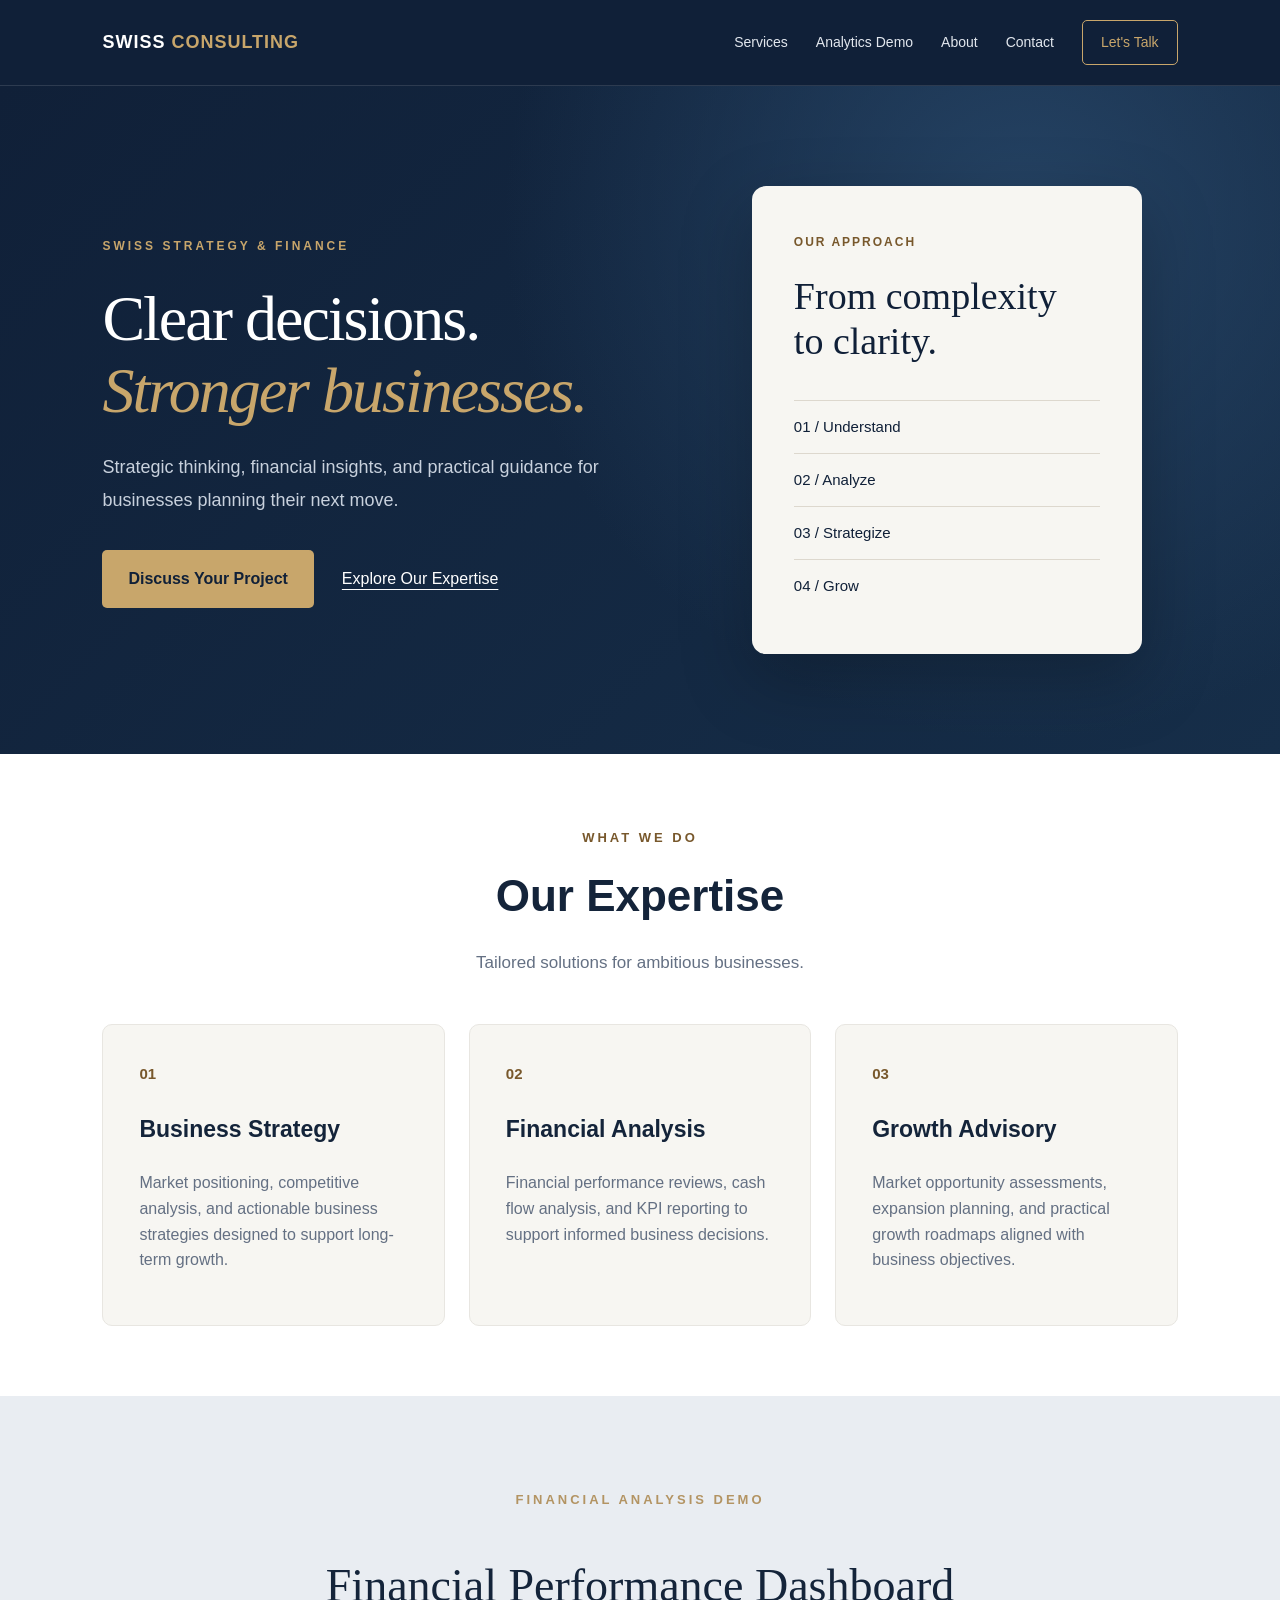
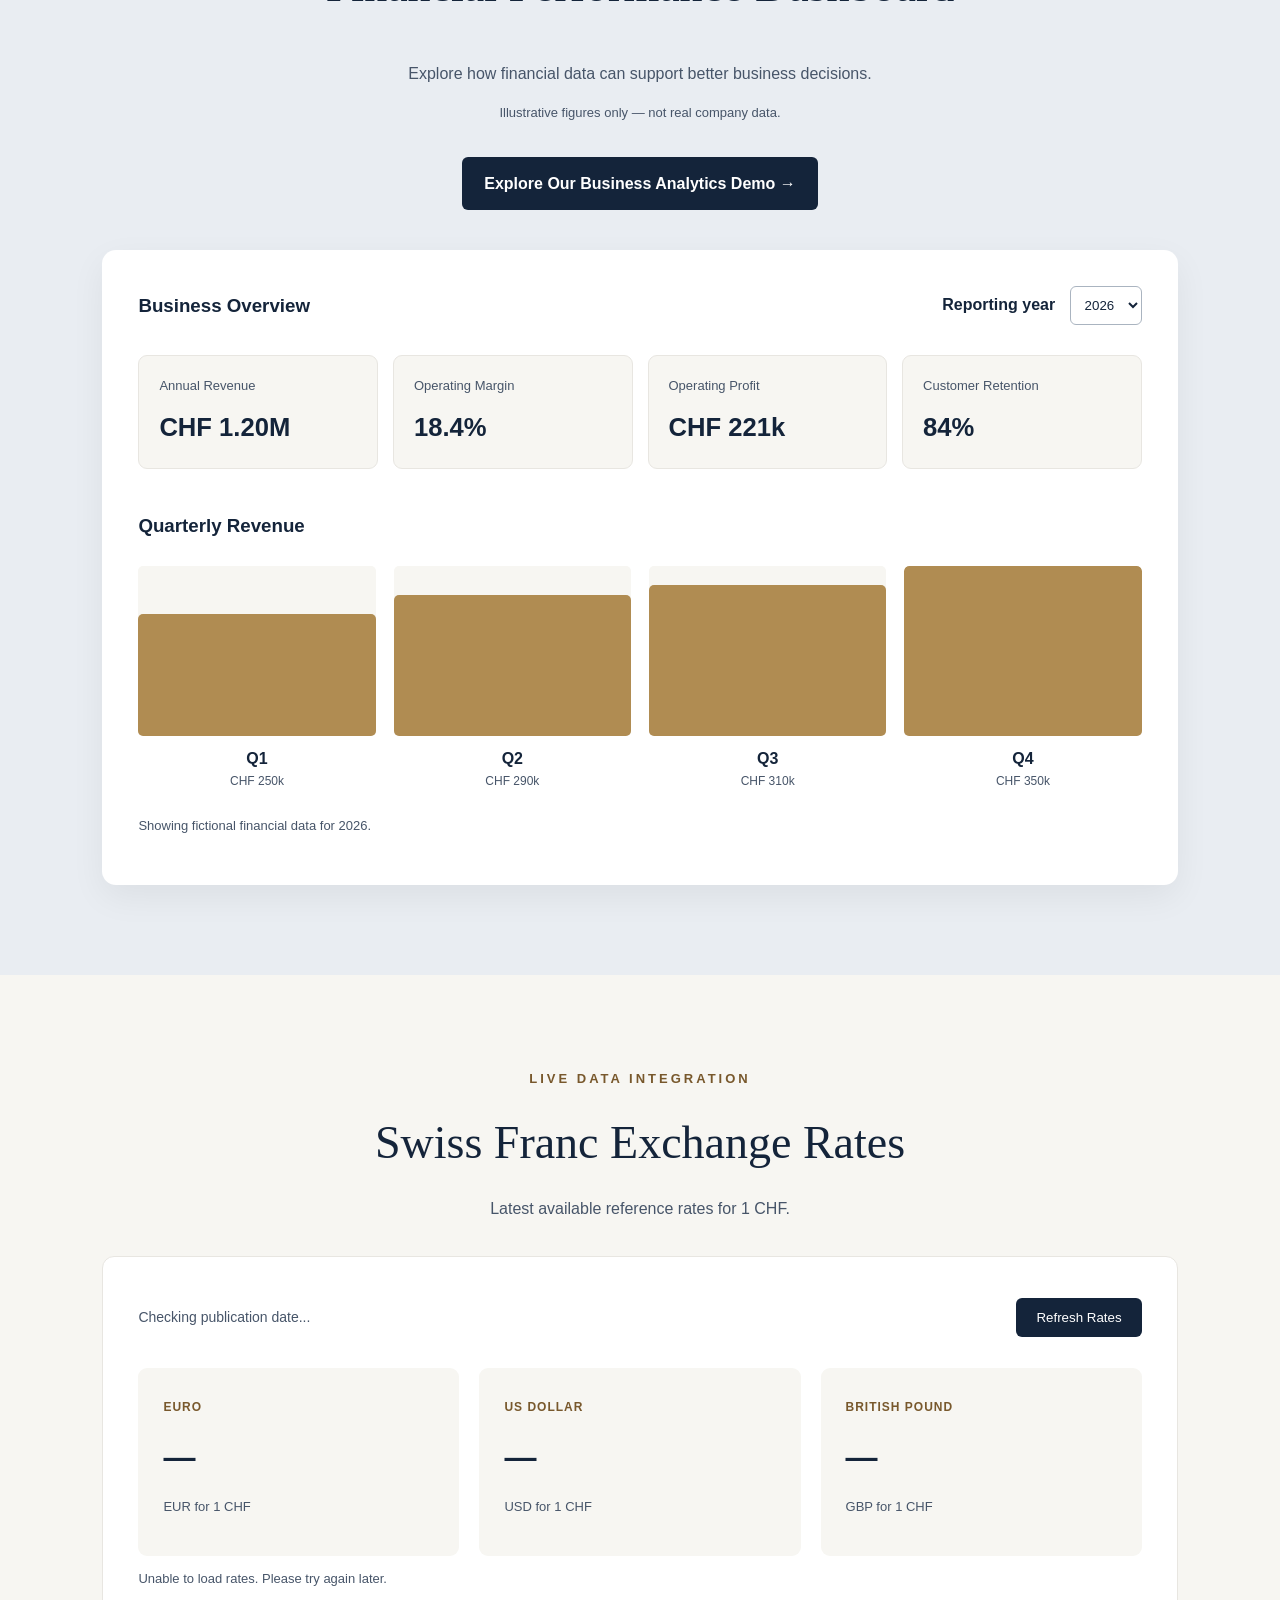
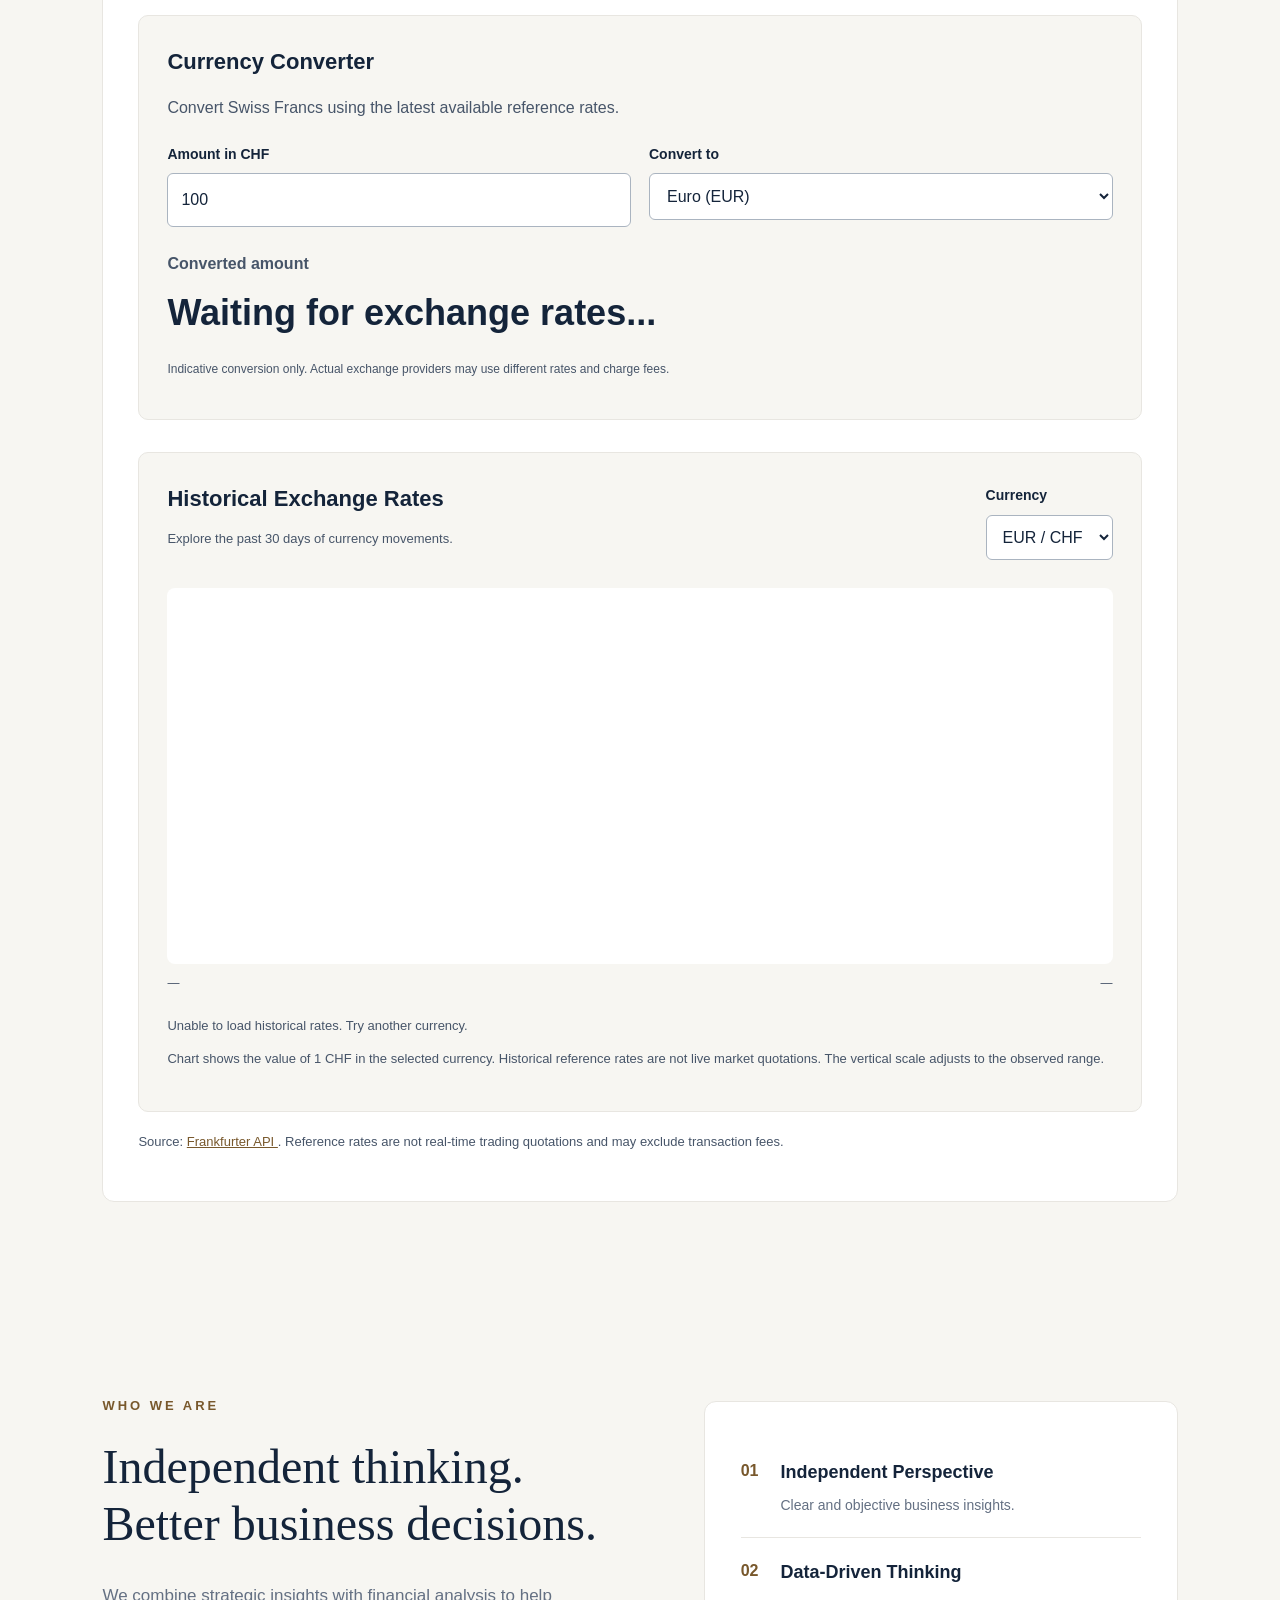
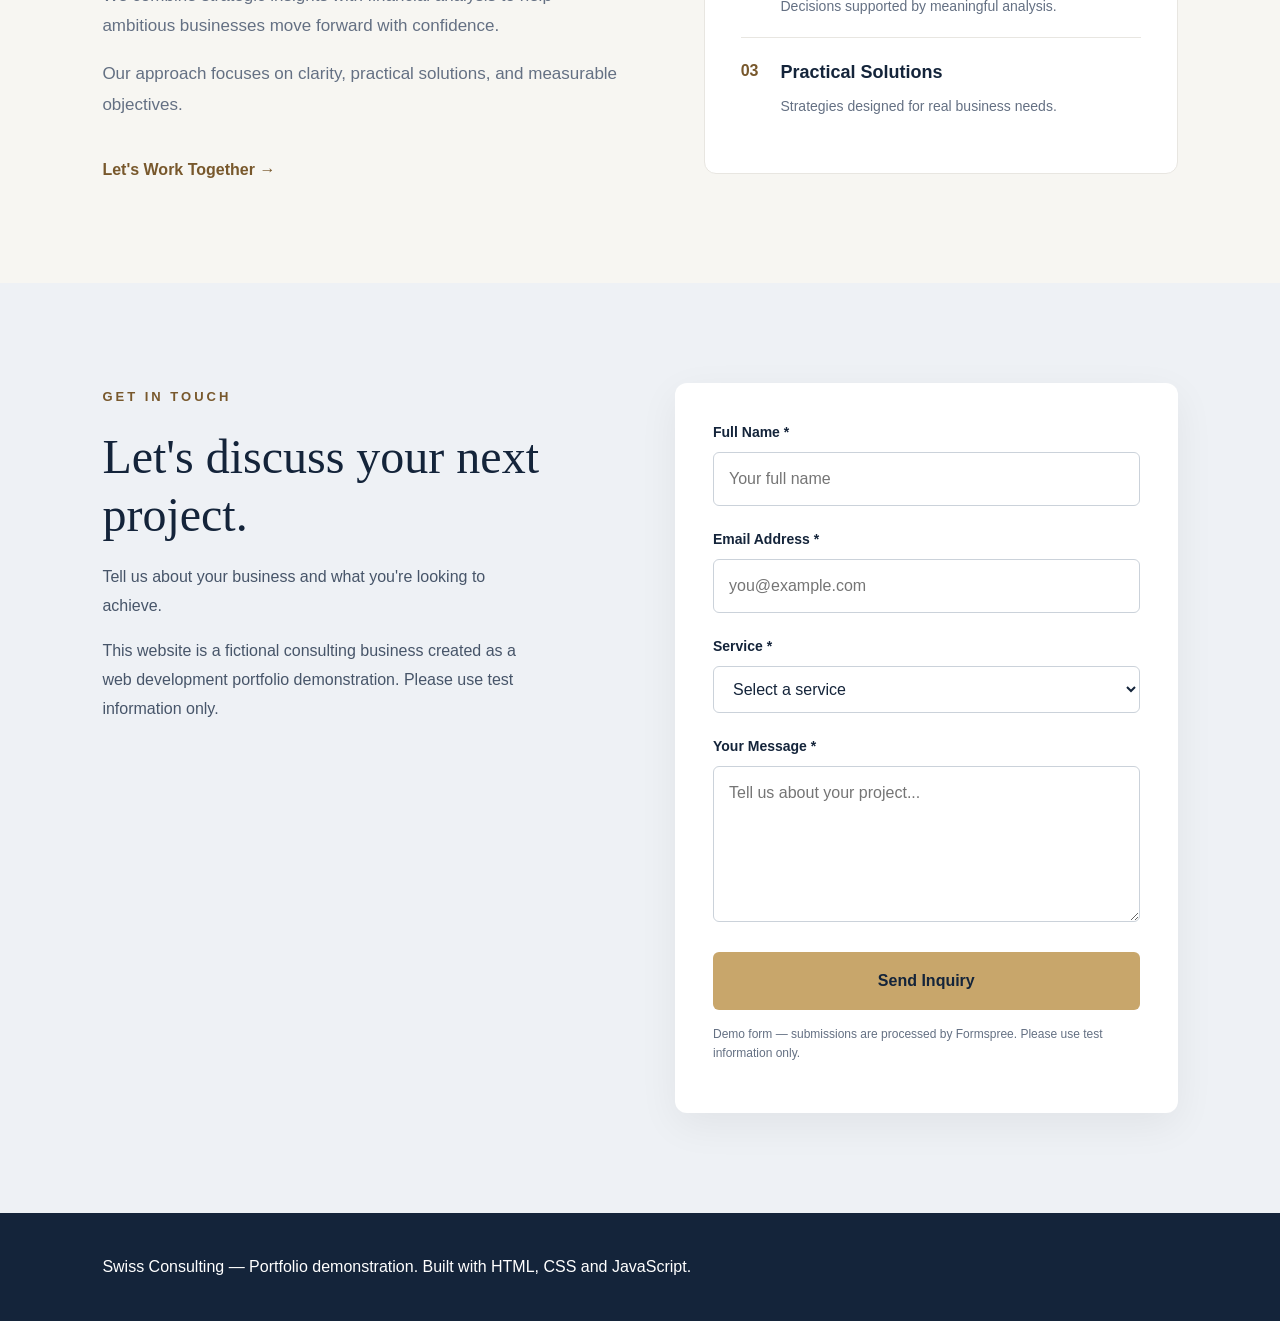
<file: index.html>
<!DOCTYPE html>
<html lang="en">

<head>
  <meta charset="UTF-8">

  <meta name="viewport"
        content="width=device-width, initial-scale=1.0">

  <title>Swiss Consulting | Business & Finance</title>

  <meta name="description"
        content="A demonstration Swiss business and financial consulting website.">

  <link rel="stylesheet" href="style.css">

  <script src="script.js" defer></script>
</head>

<body>

  <!-- NAVIGATION -->

  <header class="site-header">

    <nav class="site-nav" aria-label="Main navigation">

      
<a href="#top" class="logo">
  SWISS <span>CONSULTING</span>
</a>

<!-- Mobile navigation button -->
<button
  class="menu-toggle"
  type="button"
  aria-label="Open navigation menu"
  aria-expanded="false"
  aria-controls="primary-navigation"
>
  <span aria-hidden="true"></span>
  <span aria-hidden="true"></span>
  <span aria-hidden="true"></span>
</button>


<div class="nav-links" id="primary-navigation">

  <a href="#services">Services</a>

  <a href="analytics.html">Analytics Demo</a>

  <a href="#about">About</a>

  <a href="#contact">Contact</a>

  <a href="#contact" class="nav-cta">
    Let's Talk
  </a>

</div>


    </nav>

  </header>


  <main id="top">

    <!-- HERO SECTION -->

    <section class="hero" aria-labelledby="hero-title">

      <div class="hero-inner">

        <!-- LEFT SIDE -->

        <div class="hero-copy">

          <span class="eyebrow hero-eyebrow">
            SWISS STRATEGY & FINANCE
          </span>

          <h1 id="hero-title">
            Clear decisions.<br>
            <em>Stronger businesses.</em>
          </h1>

          <p>
            Strategic thinking, financial insights,
            and practical guidance for businesses
            planning their next move.
          </p>

          <div class="hero-actions">

            <a href="#contact" class="button">
              Discuss Your Project
            </a>

            <a href="#services" class="text-link">
              Explore Our Expertise
            </a>

          </div>

        </div>


        <!-- RIGHT SIDE -->

        <div class="hero-visual">

          <div class="insight-card">

            <span class="card-overline">
              OUR APPROACH
            </span>

            <h2>
              From complexity<br>
              to clarity.
            </h2>

            <div class="insight-steps">

              <span>01 / Understand</span>

              <span>02 / Analyze</span>

              <span>03 / Strategize</span>

              <span>04 / Grow</span>

            </div>

          </div>

        </div>

      </div>

    </section>


    <!-- SERVICES SECTION -->

    <section id="services" class="services-section">

      <div class="section-heading">

        <span class="eyebrow">WHAT WE DO</span>

        <h2>Our Expertise</h2>

        <p>
          Tailored solutions for ambitious businesses.
        </p>

      </div>

      <div class="services-grid">

        <article class="service-card">

          <span class="card-number">01</span>

          <h3>Business Strategy</h3>

          <p>
            Market positioning, competitive analysis, and actionable business strategies designed to support long-term growth.
          </p>

        </article>

        <article class="service-card">

          <span class="card-number">02</span>

          <h3>Financial Analysis</h3>

          <p>
            Financial performance reviews, cash flow analysis, and KPI reporting to support informed business decisions.
          </p>

        </article>

        <article class="service-card">

          <span class="card-number">03</span>

          <h3>Growth Advisory</h3>

          <p>
            Market opportunity assessments, expansion planning, and practical growth roadmaps aligned with business objectives.
          </p>

        </article>

      </div>

    </section>


<!-- INTERACTIVE FINANCIAL DASHBOARD -->

<section id="dashboard" class="dashboard-section">

  <div class="dashboard-container">

    <div class="dashboard-heading">
      <span class="eyebrow">FINANCIAL ANALYSIS DEMO</span>
      <h2>Financial Performance Dashboard</h2>
      <p>
        Explore how financial data can support
        better business decisions.
      </p>
      <p class="dashboard-disclaimer">
        Illustrative figures only — not real company data.
      </p>
      
<a href="analytics.html" class="analytics-demo-link">
  Explore Our Business Analytics Demo &rarr;
</a>

    </div>

    <div class="dashboard-panel">

      <div class="dashboard-toolbar">
        <h3>Business Overview</h3>

        <div>
          <label for="dashboard-year">Reporting year</label>
          <select id="dashboard-year">
            <option value="2024">2024</option>
            <option value="2025">2025</option>
            <option value="2026" selected>2026</option>
          </select>
        </div>
      </div>

      <div class="dashboard-metrics">

        <div class="dashboard-metric">
          <span>Annual Revenue</span>
          <strong id="kpi-revenue">—</strong>
        </div>

        <div class="dashboard-metric">
          <span>Operating Margin</span>
          <strong id="kpi-margin">—</strong>
        </div>

        <div class="dashboard-metric">
          <span>Operating Profit</span>
          <strong id="kpi-profit">—</strong>
        </div>

        <div class="dashboard-metric">
          <span>Customer Retention</span>
          <strong id="kpi-retention">—</strong>
        </div>

      </div>

      <h3>Quarterly Revenue</h3>

      <div id="dashboard-chart" class="dashboard-chart"
           role="img"
           aria-label="Illustrative quarterly revenue chart">

        <div class="chart-column">
          <div class="chart-bar-area">
            <div class="chart-bar"></div>
          </div>
          <span>Q1</span>
          <small class="chart-value"></small>
        </div>

        <div class="chart-column">
          <div class="chart-bar-area">
            <div class="chart-bar"></div>
          </div>
          <span>Q2</span>
          <small class="chart-value"></small>
        </div>

        <div class="chart-column">
          <div class="chart-bar-area">
            <div class="chart-bar"></div>
          </div>
          <span>Q3</span>
          <small class="chart-value"></small>
        </div>

        <div class="chart-column">
          <div class="chart-bar-area">
            <div class="chart-bar"></div>
          </div>
          <span>Q4</span>
          <small class="chart-value"></small>
        </div>

      </div>

      <p id="dashboard-summary" aria-live="polite">
        Showing fictional financial data for 2026.
      </p>

    </div>

  </div>

</section>

<!-- LIVE EXCHANGE RATES -->

<section id="fx-rates" class="fx-section"
         aria-labelledby="fx-title">

  <div class="fx-container">

    <div class="fx-heading">

      <span class="eyebrow">
        LIVE DATA INTEGRATION
      </span>

      <h2 id="fx-title">
        Swiss Franc Exchange Rates
      </h2>

      <p>
        Latest available reference rates for 1 CHF.
      </p>

    </div>

    <div class="fx-panel">

      <div class="fx-toolbar">

        <p id="fx-date">
          Checking publication date...
        </p>

        <button id="fx-refresh" type="button">
          Refresh Rates
        </button>

      </div>

      <div class="fx-grid">

        <article class="fx-card">
          <span>EURO</span>
          <strong id="fx-eur">—</strong>
          <p>EUR for 1 CHF</p>
        </article>

        <article class="fx-card">
          <span>US DOLLAR</span>
          <strong id="fx-usd">—</strong>
          <p>USD for 1 CHF</p>
        </article>

        <article class="fx-card">
          <span>BRITISH POUND</span>
          <strong id="fx-gbp">—</strong>
          <p>GBP for 1 CHF</p>
        </article>

      </div>

      <p id="fx-status" role="status">
        Loading exchange rates...
      </p>

<!-- CURRENCY CONVERTER -->

<div class="fx-converter">

  <h3>Currency Converter</h3>

  <p>
    Convert Swiss Francs using the latest
    available reference rates.
  </p>

  <div class="fx-converter-inputs">

    <div class="fx-field">

      <label for="fx-amount">
        Amount in CHF
      </label>

      <input
        type="number"
        id="fx-amount"
        min="0"
        step="0.01"
        inputmode="decimal"
        value="100"
      >

    </div>

    <div class="fx-field">

      <label for="fx-target">
        Convert to
      </label>

      <select id="fx-target">

        <option value="EUR">Euro (EUR)</option>

        <option value="USD">US Dollar (USD)</option>

        <option value="GBP">British Pound (GBP)</option>

      </select>

    </div>

  </div>

  <p class="fx-result-label">
    Converted amount
  </p>

  <output
    id="fx-result"
    for="fx-amount fx-target"
    aria-live="polite"
  >
    Waiting for exchange rates...
  </output>

  <p class="fx-converter-note">
    Indicative conversion only.
    Actual exchange providers may use
    different rates and charge fees.
  </p>

</div>

<!-- HISTORICAL EXCHANGE RATE CHART -->

<div class="fx-history">

  <div class="fx-history-header">
    <div>
      <h3>Historical Exchange Rates</h3>
      <p>Explore the past 30 days of currency movements.</p>
    </div>

    <div class="fx-history-field">
      <label for="fx-history-currency">Currency</label>
      <select id="fx-history-currency">
        <option value="EUR">EUR / CHF</option>
        <option value="USD">USD / CHF</option>
        <option value="GBP">GBP / CHF</option>
      </select>
    </div>
  </div>

  <div class="fx-chart-container">
    <svg
      id="fx-history-chart"
      viewBox="0 0 680 260"
      role="img"
      aria-label="Historical exchange rate chart"
    ></svg>
  </div>

  <div class="fx-history-dates">
    <span id="fx-history-start">—</span>
    <span id="fx-history-end">—</span>
  </div>

  <p id="fx-history-summary">
    Waiting for historical data...
  </p>

  <p id="fx-history-status" role="status">
    Loading...
  </p>

  <p class="fx-history-note">
    Chart shows the value of 1 CHF in the selected
    currency. Historical reference rates are not
    live market quotations. The vertical scale
    adjusts to the observed range.
  </p>

</div>

      <p class="fx-note">
        Source:
        <a href="https://frankfurter.dev/"
           target="_blank"
           rel="noopener noreferrer">
          Frankfurter API
        </a>.
        Reference rates are not real-time trading
        quotations and may exclude transaction fees.
      </p>

    </div>

  </div>

</section>

<!-- ABOUT SECTION -->

<section id="about" class="about-section">

  <div class="about-grid">

    <div class="about-content">

      <span class="eyebrow">
        WHO WE ARE
      </span>

      <h2>
        Independent thinking.<br>
        Better business decisions.
      </h2>

      <p>
        We combine strategic insights with financial
        analysis to help ambitious businesses move
        forward with confidence.
      </p>

      <p>
        Our approach focuses on clarity, practical
        solutions, and measurable objectives.
      </p>

      <a href="#contact" class="about-link">
        Let's Work Together &rarr;
      </a>

    </div>

    <div class="about-highlights">

      <div class="about-point">
        <span>01</span>
        <div>
          <h3>Independent Perspective</h3>
          <p>Clear and objective business insights.</p>
        </div>
      </div>

      <div class="about-point">
        <span>02</span>
        <div>
          <h3>Data-Driven Thinking</h3>
          <p>Decisions supported by meaningful analysis.</p>
        </div>
      </div>

      <div class="about-point">
        <span>03</span>
        <div>
          <h3>Practical Solutions</h3>
          <p>Strategies designed for real business needs.</p>
        </div>
      </div>

    </div>

  </div>

</section>


<!-- CONTACT SECTION -->

<section id="contact" class="contact-section">

  <div class="contact-grid">

    <div class="contact-content">

      <span class="eyebrow">GET IN TOUCH</span>

      <h2>Let's discuss your next project.</h2>

      <p>
        Tell us about your business and what
        you're looking to achieve.
      </p>

      
<p>
  This website is a fictional consulting
  business created as a web development
  portfolio demonstration.
  Please use test information only.
</p>


    </div>

    <form
      class="contact-form"
      id="contact-form"
      action="https://formspree.io/f/xbggrwdy"
      method="POST"
    >

      <div class="form-group">
        <label for="fullname">Full Name *</label>

        <input
          type="text"
          id="fullname"
          name="name"
          placeholder="Your full name"
          autocomplete="name"
          maxlength="100"
          required
        >
      </div>

      <div class="form-group">
        <label for="email">Email Address *</label>

        <input
          type="email"
          id="email"
          name="email"
          placeholder="you@example.com"
          autocomplete="email"
          required
        >
      </div>

      <div class="form-group">
        <label for="service">Service *</label>

        <select
          id="service"
          name="service"
          required
        >
          <option value="">
            Select a service
          </option>

          <option value="business-strategy">
            Business Strategy
          </option>

          <option value="financial-analysis">
            Financial Analysis
          </option>

          <option value="growth-advisory">
            Growth Advisory
          </option>
        </select>
      </div>

      <div class="form-group">
        <label for="message">Your Message *</label>

        <textarea
          id="message"
          name="message"
          rows="5"
          maxlength="3000"
          placeholder="Tell us about your project..."
          required
        ></textarea>
      </div>

      <!-- Formspree handles contact form submissions -->

<button
  type="submit"
  class="form-submit"
>
  Send Inquiry
</button>

      <p class="form-note">
  Demo form — submissions are processed by
  Formspree. Please use test information only.
</p>

    </form>

  </div>

</section>


  </main>


  <!-- FOOTER -->

  <footer>
  <p>
    Swiss Consulting — Portfolio demonstration.
    Built with HTML, CSS and JavaScript.
  </p>
</footer>

</body>
</html>
</file>
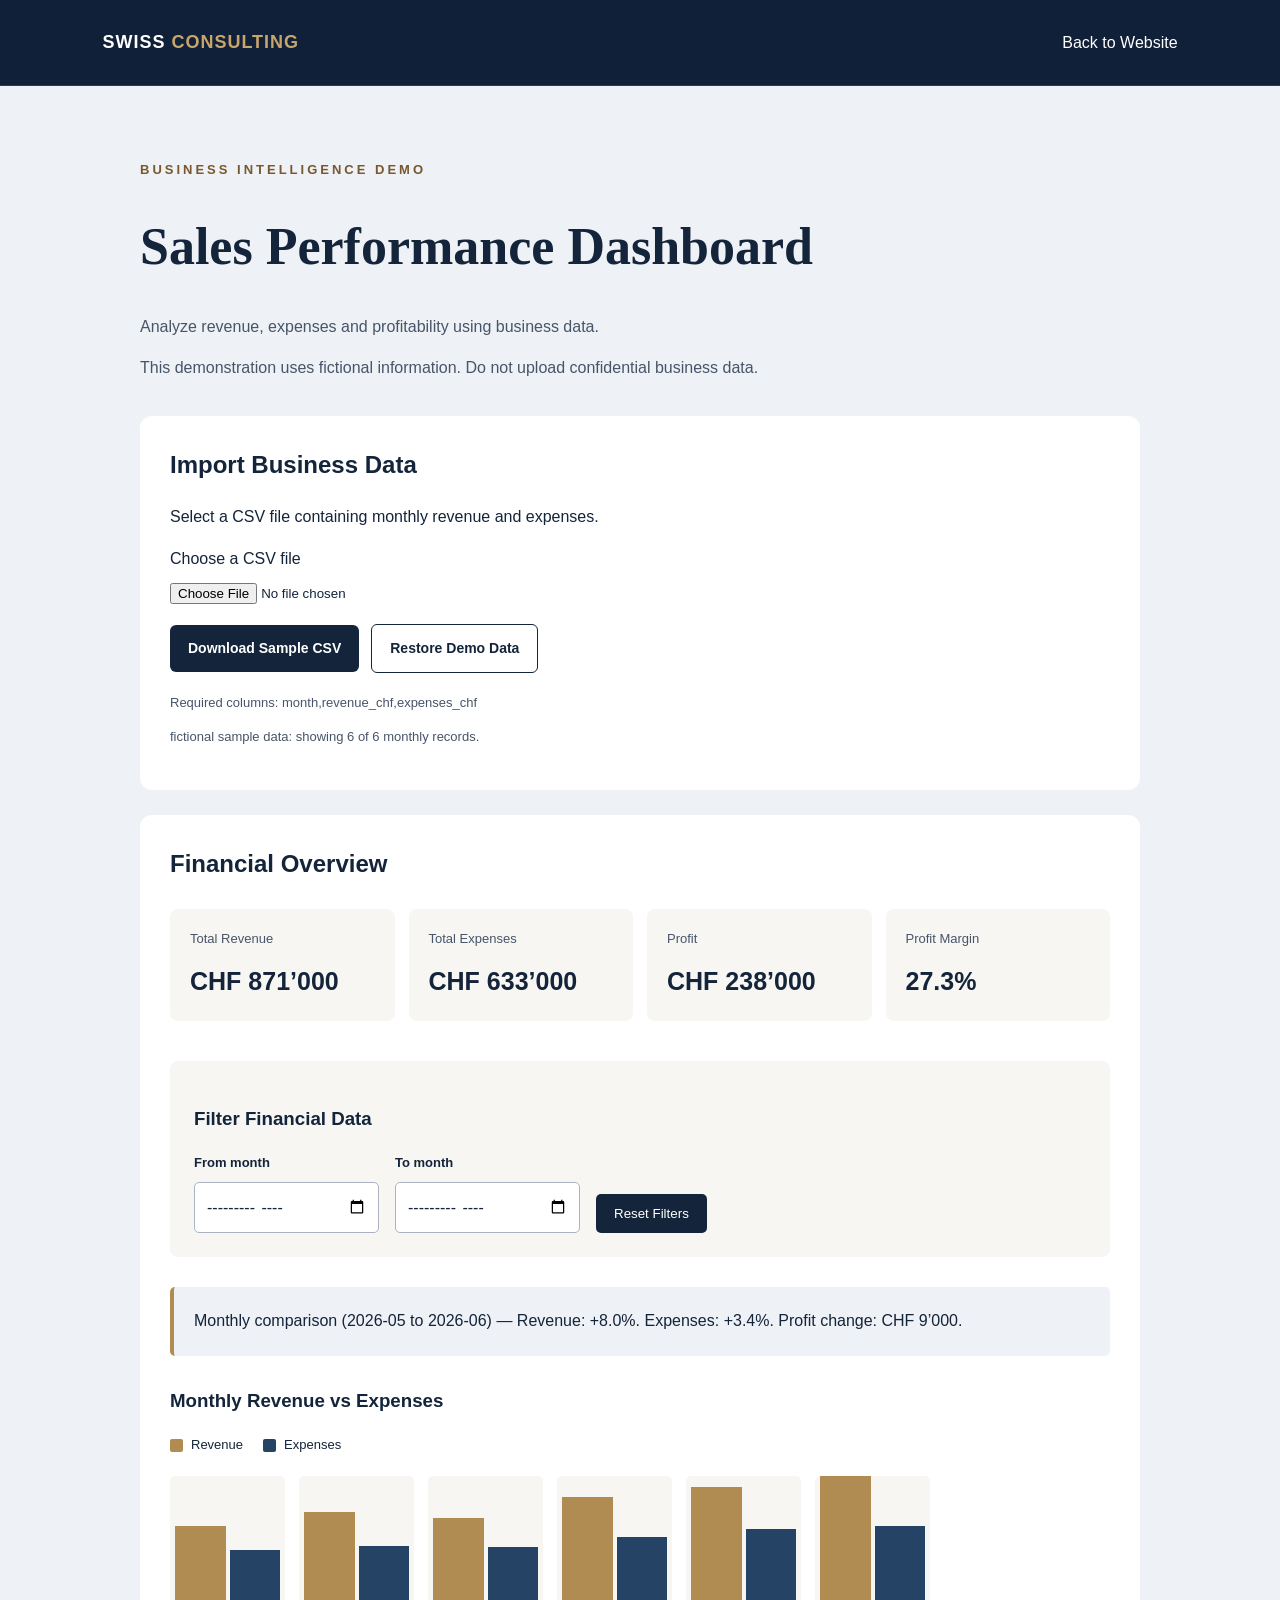
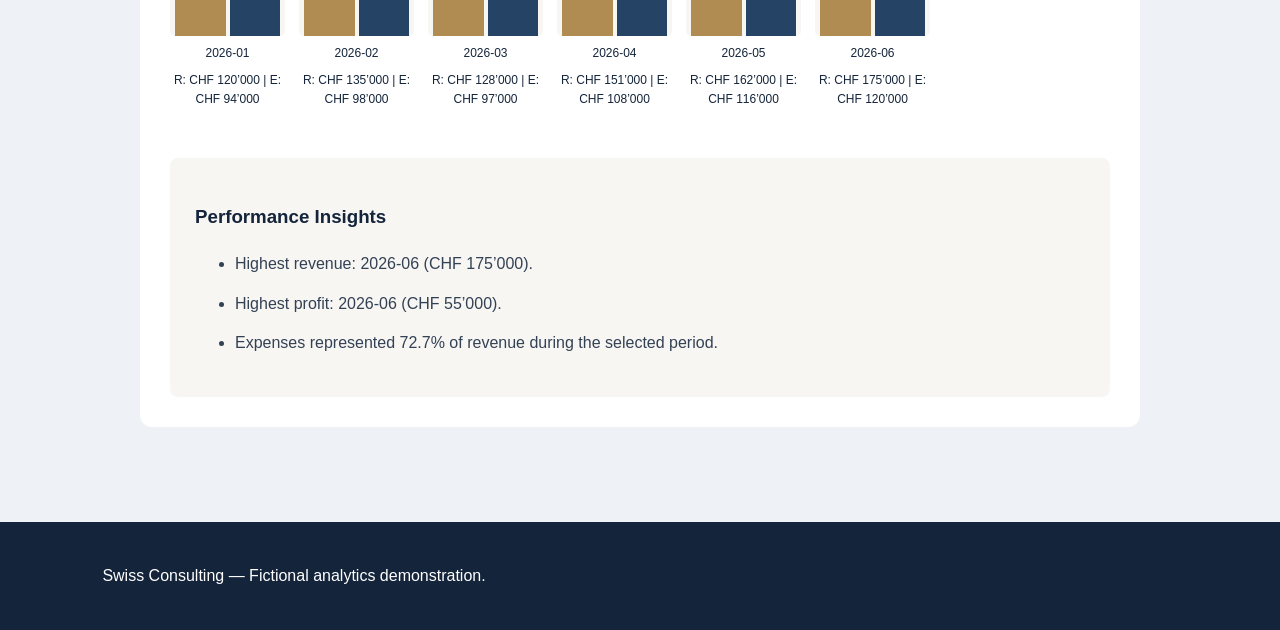
<file: analytics.html>
<!DOCTYPE html>
<html lang="en">

<head>
  <meta charset="UTF-8">
  <meta name="viewport"
        content="width=device-width, initial-scale=1.0">

  <title>Business Analytics | Swiss Consulting</title>

  <link rel="stylesheet" href="style.css">
  <link rel="stylesheet" href="analytics.css">

  <script src="analytics.js" defer></script>
</head>

<body>

  <header class="site-header">
    <nav class="site-nav">
      <a href="index.html" class="logo">
        SWISS <span>CONSULTING</span>
      </a>

      <a href="index.html" class="analytics-back">
        Back to Website
      </a>
    </nav>
  </header>

  <main class="analytics-page">

    <div class="analytics-intro">
      <span class="eyebrow">BUSINESS INTELLIGENCE DEMO</span>

      <h1>Sales Performance Dashboard</h1>

      <p>
        Analyze revenue, expenses and profitability
        using business data.
      </p>

      <p>
        This demonstration uses fictional information.
        Do not upload confidential business data.
      </p>
    </div>

    <section class="analytics-panel"
             aria-labelledby="upload-title">

      <h2 id="upload-title">Import Business Data</h2>

      <p>
        Select a CSV file containing monthly
        revenue and expenses.
      </p>

      <label for="sales-csv">
        Choose a CSV file
      </label>

      <input
        type="file"
        id="sales-csv"
        accept=".csv,text/csv"
      >

<div class="analytics-upload-actions">

  <a href="sample-sales.csv"
     class="analytics-sample-link"
     download>
    Download Sample CSV
  </a>

  <button type="button" id="restore-demo">
    Restore Demo Data
  </button>

</div>

      <p class="analytics-help">
        Required columns:
        month,revenue_chf,expenses_chf
      </p>

      <p id="analytics-status" role="status">
        Showing fictional sample data.
      </p>

    </section>

    <section class="analytics-panel"
             aria-labelledby="results-title">

      <h2 id="results-title">Financial Overview</h2>

      <div class="analytics-kpis">

        <div class="analytics-kpi">
          <span>Total Revenue</span>
          <strong id="sales-revenue">—</strong>
        </div>

        <div class="analytics-kpi">
          <span>Total Expenses</span>
          <strong id="sales-expenses">—</strong>
        </div>

        <div class="analytics-kpi">
          <span>Profit</span>
          <strong id="sales-profit">—</strong>
        </div>

        <div class="analytics-kpi">
          <span>Profit Margin</span>
          <strong id="sales-margin">—</strong>
        </div>

      </div>

      
<!-- DATE FILTERING -->

<div class="analytics-filters">

  <h3>Filter Financial Data</h3>

  <div class="filter-controls">

    <div>
      <label for="sales-from">From month</label>
      <input type="month" id="sales-from">
    </div>

    <div>
      <label for="sales-to">To month</label>
      <input type="month" id="sales-to">
    </div>

    <button type="button" id="sales-reset">
      Reset Filters
    </button>

  </div>

</div>

<!-- MONTH-OVER-MONTH COMPARISON -->

<div id="sales-comparison"
     class="analytics-comparison"
     role="status">
  Calculating monthly comparisons...
</div>

<!-- REVENUE AND EXPENSES -->

<h3>Monthly Revenue vs Expenses</h3>

<div class="analytics-legend">
  <span><i class="legend-revenue"></i> Revenue</span>
  <span><i class="legend-expenses"></i> Expenses</span>
</div>

<div id="sales-chart"
     class="analytics-chart"
     role="img"
     aria-label="Monthly revenue and expenses chart">
</div>

<!-- AUTOMATIC INSIGHTS -->

<div class="analytics-insights">

  <h3>Performance Insights</h3>

  <ul id="sales-insights"></ul>

</div>


    </section>

  </main>

  <footer>
    <p>Swiss Consulting — Fictional analytics demonstration.</p>
  </footer>

</body>
</html>
</file>
<file: style.css>
* {
  box-sizing: border-box;
}

html {
  scroll-behavior: smooth;
}

body {
  margin: 0;
  font-family: Arial, sans-serif;
  background: #f7f6f2;
  color: #14243a;
  line-height: 1.6;
}

/* Navigation */

header {
  background: #14243a;
  padding: 20px 8%;
}

nav {
  display: flex;
  justify-content: space-between;
  align-items: center;
  gap: 20px;
  flex-wrap: wrap;
}

.logo {
  color: white;
  font-size: 20px;
  font-weight: bold;
}

.nav-links {
  display: flex;
  flex-wrap: wrap;
  gap: 24px;
}

.nav-links a {
  color: white;
  text-decoration: none;
}

/* Hero section */

.hero {
  min-height: 75vh;
  padding: 100px 8%;
  display: flex;
  flex-direction: column;
  justify-content: center;
  align-items: flex-start;
}

.hero h1 {
  font-size: clamp(32px, 5vw, 64px);
  max-width: 750px;
  line-height: 1.15;
}

.hero p {
  max-width: 550px;
  font-size: 18px;
}

.button {
  background: #c8a66b;
  color: #14243a;
  padding: 14px 26px;
  border-radius: 5px;
  text-decoration: none;
  font-weight: bold;
}

/* Services section spacing */

.services-section {
  padding: 70px 8%;
}

footer {
  background: #14243a;
  color: white;
  padding: 25px 8%;
}

/* Mobile layout */

@media (max-width: 600px) {
  .hero {
    padding: 65px 6%;
  }

  section:not(.hero) {
    padding: 45px 6%;
  }
}

/* Professional services section */

.services-section {
  background: #ffffff;
}

.section-heading {
  text-align: center;
  margin-bottom: 48px;
}

.eyebrow {
  color: #b39463;
  font-size: 13px;
  font-weight: 700;
  letter-spacing: 3px;
}

.section-heading h2 {
  font-size: clamp(30px, 4vw, 44px);
  margin: 12px 0;
}

.section-heading p {
  color: #647083;
  font-size: 17px;
}

/* Services card layout */

.services-grid {
  display: grid;
  grid-template-columns: repeat(3, 1fr);
  gap: 24px;
  max-width: 1200px;
  margin: 0 auto;
}

.service-card {
  background: #f7f6f2;
  padding: 36px;
  border: 1px solid #e8e6e1;
  border-radius: 10px;
  transition: transform 0.3s ease;
}

.service-card:hover {
  transform: translateY(-5px);
}

.card-number {
  color: #b39463;
  font-size: 15px;
  font-weight: bold;
}

.service-card h3 {
  font-size: 23px;
  margin-top: 24px;
}

.service-card p {
  color: #647083;
  font-size: 16px;
}

/* Tablet layout */

@media (max-width: 900px) {
  .services-grid {
    grid-template-columns: repeat(2, 1fr);
  }
}

/* Mobile layout */

@media (max-width: 600px) {
  .services-grid {
    grid-template-columns: 1fr;
  }

  .service-card {
    padding: 28px;
  }

  .section-heading {
    margin-bottom: 32px;
  }
}

/* Respect reduced-motion preferences */

@media (prefers-reduced-motion: reduce) {
  .service-card {
    transition: none;
  }

  .service-card:hover {
    transform: none;
  }
}

/* =========================
   STAGE 4: PROFESSIONAL DESIGN
   ========================= */

/* Design system */

:root {
  --navy: #102038;
  --navy-light: #1c3450;
  --gold: #c8a66b;
  --cream: #f7f6f2;
  --white: #ffffff;
}

/* Typography */

body {
  font-family: "Segoe UI", Arial, sans-serif;
}

html {
  scroll-padding-top: 100px;
}

/* Navigation */

.site-header {
  background: var(--navy);
  padding: 0 8%;
  position: sticky;
  top: 0;
  z-index: 20;
  border-bottom: 1px solid rgba(255,255,255,0.12);
}

.site-nav {
  max-width: 1200px;
  min-height: 85px;
  margin: 0 auto;
  display: flex;
  justify-content: space-between;
  align-items: center;
  gap: 20px;
}

.logo {
  color: white;
  text-decoration: none;
  font-size: 18px;
  font-weight: 700;
  letter-spacing: 1px;
}

.logo span {
  color: var(--gold);
}

.nav-links {
  display: flex;
  align-items: center;
  gap: 28px;
}

.nav-links a {
  color: #e2e7ee;
  font-size: 14px;
  text-decoration: none;
  transition: color 0.2s ease;
}

.nav-links a:hover {
  color: var(--gold);
}

.nav-links .nav-cta {
  border: 1px solid var(--gold);
  border-radius: 5px;
  padding: 10px 18px;
  color: var(--gold);
}

/* Hero */

.hero {
  background:
    radial-gradient(
      circle at 80% 20%,
      #254364 0%,
      transparent 45%
    ),
    linear-gradient(
      135deg,
      #102038,
      #162e49
    );

  color: white;
  min-height: 650px;
  padding: 100px 8%;
  display: block;
}

.hero-inner {
  display: grid;
  grid-template-columns: 1.2fr 1fr;
  align-items: center;
  gap: 60px;
  max-width: 1200px;
  margin: 0 auto;
}

.hero-eyebrow {
  display: inline-block;
  color: var(--gold);
  font-size: 12px;
  letter-spacing: 3px;
  font-weight: 700;
}

.hero h1 {
  font-family: Georgia, "Times New Roman", serif;
  font-weight: 400;
  font-size: clamp(42px, 5vw, 76px);
  letter-spacing: -2px;
  line-height: 1.12;
  margin: 25px 0;
}

.hero h1 em {
  color: var(--gold);
  font-style: italic;
}

.hero p {
  color: #c8d1dd;
  max-width: 520px;
  font-size: 18px;
  line-height: 1.8;
}

.hero-actions {
  display: flex;
  align-items: center;
  flex-wrap: wrap;
  gap: 28px;
  margin-top: 34px;
}

.hero .button {
  background: var(--gold);
  color: var(--navy);
  padding: 16px 26px;
  font-weight: 700;
  border-radius: 5px;
  transition: background 0.2s ease;
}

.hero .button:hover {
  background: #e0be84;
}

.text-link {
  color: white;
  text-decoration: underline;
  text-underline-offset: 5px;
  font-weight: 500;
}

/* Decorative insight card */

.hero-visual {
  display: flex;
  justify-content: center;
  align-items: center;
}

.insight-card {
  width: 100%;
  max-width: 390px;
  background: var(--cream);
  color: var(--navy);
  padding: 42px;
  border-radius: 14px;
  box-shadow: 0 25px 70px rgba(0,0,0,0.25);
}

.card-overline {
  color: #987544;
  font-size: 12px;
  letter-spacing: 2px;
  font-weight: 700;
}

.insight-card h2 {
  font-family: Georgia, serif;
  font-size: 38px;
  line-height: 1.2;
  font-weight: 400;
  margin: 20px 0 35px;
}

.insight-steps {
  display: grid;
  gap: 0;
}

.insight-steps span {
  padding: 14px 0;
  border-top: 1px solid #ddd8ce;
  font-size: 15px;
}

/* Keyboard navigation */

a:focus-visible {
  outline: 3px solid var(--gold);
  outline-offset: 4px;
}

/* Tablet */

@media (max-width: 900px) {
  .hero-inner {
    grid-template-columns: 1fr;
    gap: 50px;
  }

  .hero {
    padding: 80px 8%;
  }

  .site-nav {
    flex-wrap: wrap;
    padding: 16px 0;
  }

  .nav-links {
    gap: 18px;
  }
}

/* Mobile */

@media (max-width: 600px) {
  .site-header {
    padding: 0 6%;
  }

  .site-nav {
    flex-direction: column;
    align-items: flex-start;
    gap: 14px;
  }

  .logo {
    font-size: 16px;
  }

  .nav-links {
    width: 100%;
    justify-content: space-between;
    gap: 12px;
  }

  .nav-links .nav-cta {
    display: none;
  }

  .hero {
    padding: 65px 6%;
    min-height: auto;
  }

  .hero h1 {
    font-size: clamp(36px, 9vw, 52px);
    letter-spacing: -1px;
  }

  .hero p {
    font-size: 16px;
  }

  .hero-visual {
    margin-top: 12px;
  }

  .insight-card {
    padding: 28px;
  }

  .insight-card h2 {
    font-size: 30px;
  }
}

@media (prefers-reduced-motion: reduce) {
  .nav-links a,
  .hero .button {
    transition: none;
  }
}


/* =========================
   STAGE 5: MOBILE NAVIGATION
   ========================= */

/* Hide the menu button on desktop */
.menu-toggle {
  display: none;
  background: transparent;
  border: 1px solid var(--gold);
  border-radius: 6px;
  padding: 10px;
  cursor: pointer;
}

/* Create the three hamburger lines */
.menu-toggle span {
  display: block;
  width: 23px;
  height: 2px;
  background: white;
}

/* Keyboard accessibility */
.menu-toggle:focus-visible {
  outline: 3px solid var(--gold);
  outline-offset: 4px;
}

/* Mobile-specific navigation */
@media (max-width: 600px) {

  .site-nav {
    display: grid;
    grid-template-columns: minmax(0, 1fr) auto;
    align-items: center;
    gap: 14px;
  }

  .menu-toggle {
    display: flex;
    flex-direction: column;
    gap: 5px;
    justify-content: center;
  }

  /* Hide links until the button is clicked */
  .nav-links {
    display: none;
    grid-column: 1 / -1;
    flex-direction: column;
    align-items: stretch;
    width: 100%;
    gap: 0;
    padding: 12px 0;
    border-top: 1px solid rgba(255,255,255,0.15);
  }

  /* JavaScript adds this class when opened */
  .nav-links.is-open {
    display: flex;
  }

  .nav-links a {
    display: block;
    padding: 12px 4px;
  }

  .nav-links .nav-cta {
    display: none;
  }
}


/* =========================
   STAGE 5.2: ABOUT SECTION
   ========================= */

.about-section {
  background: #f7f6f2;
  padding: 100px 8%;
}

.about-grid {
  display: grid;
  grid-template-columns: 1.1fr 1fr;
  align-items: center;
  gap: 80px;
  max-width: 1200px;
  margin: 0 auto;
}

.about-content h2 {
  font-family: Georgia, serif;
  font-size: clamp(32px, 4vw, 48px);
  font-weight: 400;
  line-height: 1.2;
  margin: 20px 0 28px;
}

.about-content p {
  color: #647083;
  font-size: 17px;
  line-height: 1.8;
}

.about-link {
  display: inline-block;
  margin-top: 20px;
  color: #987544;
  font-weight: 700;
  text-decoration: none;
}

.about-link:hover {
  text-decoration: underline;
}

.about-highlights {
  background: white;
  border: 1px solid #e8e6e1;
  border-radius: 12px;
  padding: 36px;
}

.about-point {
  display: flex;
  align-items: flex-start;
  gap: 22px;
  padding: 20px 0;
  border-bottom: 1px solid #e8e6e1;
}

.about-point:last-child {
  border-bottom: none;
}

.about-point span {
  color: #b39463;
  font-weight: 700;
}

.about-point h3 {
  margin: 0 0 8px;
  font-size: 18px;
}

.about-point p {
  margin: 0;
  color: #647083;
  font-size: 14px;
}

/* Tablet and mobile */

@media (max-width: 900px) {
  .about-grid {
    grid-template-columns: 1fr;
    gap: 35px;
  }
}

@media (max-width: 600px) {
  .about-section {
    padding: 65px 6%;
  }

  .about-highlights {
    padding: 20px;
  }
}


/* =========================
   STAGE 5.3: CONTACT FORM
   ========================= */

.contact-section {
  background: #eef1f5;
  padding: 100px 8%;
}

.contact-grid {
  display: grid;
  grid-template-columns: 1fr 1fr;
  gap: 70px;
  align-items: start;
  max-width: 1200px;
  margin: 0 auto;
}

.contact-content h2 {
  font-family: Georgia, serif;
  font-size: clamp(32px, 4vw, 48px);
  font-weight: 400;
  line-height: 1.2;
  margin: 20px 0;
}


.contact-content p {
  color: #475569;
  line-height: 1.8;
  max-width: 440px;
}


/* Form card */

.contact-form {
  background: white;
  padding: 38px;
  border-radius: 12px;
  box-shadow: 0 12px 40px rgba(0,0,0,0.06);
}

.form-group {
  margin-bottom: 22px;
}

.form-group label {
  display: block;
  font-weight: 600;
  margin-bottom: 9px;
  font-size: 14px;
}

.form-group input,
.form-group select,
.form-group textarea {
  width: 100%;
  padding: 13px 15px;
  border: 1px solid #cbd2da;
  border-radius: 6px;
  font: inherit;
  background: white;
  color: #14243a;
}

.form-group textarea {
  resize: vertical;
  min-height: 130px;
}

.form-group input:focus,
.form-group select:focus,
.form-group textarea:focus {
  border-color: #987544;
  outline: 2px solid #c8a66b;
  outline-offset: 2px;
}

/* Submit button */

.form-submit {
  width: 100%;
  padding: 16px;
  border: none;
  border-radius: 6px;
  background: #c8a66b;
  color: #14243a;
  font: inherit;
  font-weight: 700;
  cursor: pointer;
}

.form-submit:hover:not(:disabled) {
  background: #e0be84;
}

.form-submit:disabled {
  opacity: 0.6;
  cursor: not-allowed;
}

.form-note {
  color: #647083;
  font-size: 12px;
  margin-top: 15px;
}

/* Responsive contact section */

@media (max-width: 900px) {
  .contact-grid {
    grid-template-columns: 1fr;
    gap: 35px;
  }
}

@media (max-width: 600px) {
  .contact-section {
    padding: 65px 6%;
  }

  .contact-form {
    padding: 24px;
  }
}

/* STAGE 7: ACCESSIBILITY IMPROVEMENTS */

/* Darker gold for text on light backgrounds */

.services-section .eyebrow,
.about-section .eyebrow,
.contact-section .eyebrow,
.card-number,
.about-point span,
.card-overline,
.about-link {
  color: #78582c;
}


/* STAGE 9: INTERACTIVE DASHBOARD */

.dashboard-section {
  background: #e9edf2;
  padding: 90px 8%;
}

.dashboard-container {
  max-width: 1200px;
  margin: 0 auto;
}

.dashboard-heading {
  text-align: center;
  margin-bottom: 40px;
}

.dashboard-heading h2 {
  font-family: Georgia, serif;
  font-size: clamp(30px, 4vw, 46px);
  font-weight: 400;
}

.dashboard-heading p {
  color: #475569;
}

.dashboard-heading .dashboard-disclaimer {
  font-size: 13px;
}

.dashboard-panel {
  background: white;
  border-radius: 14px;
  padding: 36px;
  box-shadow: 0 12px 35px rgba(0,0,0,0.06);
}

.dashboard-toolbar {
  display: flex;
  justify-content: space-between;
  align-items: center;
  gap: 20px;
  flex-wrap: wrap;
  margin-bottom: 30px;
}

.dashboard-toolbar h3 {
  margin: 0;
}

.dashboard-toolbar label {
  margin-right: 10px;
  font-weight: 600;
}

.dashboard-toolbar select {
  padding: 10px;
  border: 1px solid #aab4c0;
  border-radius: 6px;
  background: white;
  color: #14243a;
}

.dashboard-metrics {
  display: grid;
  grid-template-columns: repeat(4, minmax(0, 1fr));
  gap: 15px;
}

.dashboard-metric {
  background: #f7f6f2;
  border: 1px solid #e8e6e1;
  border-radius: 9px;
  padding: 20px;
}

.dashboard-metric span {
  display: block;
  color: #475569;
  font-size: 13px;
  margin-bottom: 10px;
}

.dashboard-metric strong {
  display: block;
  font-size: clamp(18px, 2vw, 26px);
  overflow-wrap: anywhere;
}

.dashboard-panel > h3 {
  margin-top: 42px;
}

.dashboard-chart {
  display: grid;
  grid-template-columns: repeat(4, minmax(0, 1fr));
  gap: 18px;
  margin-top: 25px;
}

.chart-column {
  text-align: center;
}

.chart-bar-area {
  height: 170px;
  background: #f7f6f2;
  border-radius: 5px;
  display: flex;
  align-items: flex-end;
  overflow: hidden;
}

.chart-bar {
  width: 100%;
  height: 0;
  background: #b08c52;
  border-radius: 5px 5px 0 0;
  transition: height 0.35s ease;
}

.chart-column span {
  display: block;
  font-weight: 700;
  margin-top: 10px;
}

.chart-value {
  display: block;
  color: #475569;
  font-size: 12px;
}

#dashboard-summary {
  margin-top: 25px;
  color: #475569;
  font-size: 13px;
}

@media (max-width: 900px) {
  .dashboard-metrics {
    grid-template-columns: repeat(2, minmax(0, 1fr));
  }
}

@media (max-width: 600px) {
  .dashboard-section {
    padding: 65px 6%;
  }

  .dashboard-panel {
    padding: 20px;
  }

  .dashboard-metrics {
    gap: 10px;
  }

  .dashboard-metric {
    padding: 14px;
  }

  .dashboard-chart {
    gap: 8px;
  }
}

@media (prefers-reduced-motion: reduce) {
  .chart-bar {
    transition: none;
  }
}

/* =========================
   STAGE 10: LIVE EXCHANGE RATES
   ========================= */

.fx-section {
  background: #f7f6f2;
  padding: 90px 8%;
}

.fx-container {
  max-width: 1200px;
  margin: 0 auto;
}

.fx-heading {
  text-align: center;
  margin-bottom: 35px;
}

.fx-section .eyebrow {
  color: #78582c;
}

.fx-heading h2 {
  font-family: Georgia, serif;
  font-size: clamp(30px, 4vw, 46px);
  font-weight: 400;
  margin: 15px 0;
}

.fx-heading p {
  color: #475569;
}

.fx-panel {
  background: white;
  padding: 35px;
  border-radius: 12px;
  border: 1px solid #e8e6e1;
}

.fx-toolbar {
  display: flex;
  justify-content: space-between;
  align-items: center;
  flex-wrap: wrap;
  gap: 16px;
  margin-bottom: 25px;
}

#fx-date {
  color: #475569;
  font-size: 14px;
}

#fx-refresh {
  background: #14243a;
  color: white;
  border: none;
  padding: 12px 20px;
  border-radius: 6px;
  cursor: pointer;
}

#fx-refresh:disabled {
  opacity: 0.6;
  cursor: wait;
}

#fx-refresh:focus-visible {
  outline: 3px solid #78582c;
  outline-offset: 3px;
}

.fx-grid {
  display: grid;
  grid-template-columns: repeat(3, minmax(0, 1fr));
  gap: 20px;
}

.fx-card {
  background: #f7f6f2;
  padding: 25px;
  border-radius: 9px;
}

.fx-card span {
  color: #78582c;
  font-size: 12px;
  font-weight: 700;
  letter-spacing: 1px;
}

.fx-card strong {
  display: block;
  font-size: clamp(22px, 3vw, 32px);
  margin: 14px 0;
}

.fx-card p,
.fx-note,
#fx-status {
  color: #475569;
  font-size: 13px;
}

.fx-note {
  margin-top: 20px;
}

.fx-note a {
  color: #78582c;
}

@media (max-width: 700px) {
  .fx-grid {
    grid-template-columns: 1fr;
  }

  .fx-section {
    padding: 65px 6%;
  }

  .fx-panel {
    padding: 20px;
  }
}


/* =========================
   STAGE 10.2: CURRENCY CONVERTER
   ========================= */

.fx-converter {
  background: #f7f6f2;
  padding: 28px;
  border: 1px solid #e8e6e1;
  border-radius: 10px;
  margin-top: 25px;
}

.fx-converter h3 {
  font-size: 22px;
  margin: 0 0 10px;
}

.fx-converter > p {
  color: #475569;
  line-height: 1.6;
}

.fx-converter-inputs {
  display: grid;
  grid-template-columns: repeat(2, minmax(0, 1fr));
  gap: 18px;
  margin-top: 22px;
}

.fx-field label {
  display: block;
  margin-bottom: 8px;
  font-weight: 600;
  font-size: 14px;
}

.fx-field input,
.fx-field select {
  width: 100%;
  min-width: 0;
  padding: 13px;
  border: 1px solid #aab4c0;
  border-radius: 6px;
  background: white;
  color: #14243a;
  font: inherit;
}

.fx-field input:focus-visible,
.fx-field select:focus-visible {
  outline: 3px solid #78582c;
  outline-offset: 2px;
}

.fx-result-label {
  margin: 24px 0 8px;
  font-weight: 600;
}

#fx-result {
  display: block;
  font-size: clamp(26px, 4vw, 36px);
  font-weight: 700;
  color: #14243a;
}

.fx-converter .fx-converter-note {
  font-size: 12px;
  color: #475569;
  margin-top: 18px;
}

@media (max-width: 600px) {

  .fx-converter {
    padding: 18px;
  }

  .fx-converter-inputs {
    grid-template-columns: 1fr;
  }

}

/* =========================
   STAGE 10.3: HISTORICAL CHART
   ========================= */

.fx-history {
  margin-top: 32px;
  padding: 28px;
  background: #f7f6f2;
  border: 1px solid #e8e6e1;
  border-radius: 10px;
}

.fx-history-header {
  display: flex;
  justify-content: space-between;
  align-items: center;
  gap: 20px;
  flex-wrap: wrap;
  margin-bottom: 25px;
}

.fx-history-header h3 {
  margin: 0 0 8px;
  font-size: 22px;
}

.fx-history-header p,
.fx-history-note {
  color: #475569;
  font-size: 13px;
  line-height: 1.6;
}

.fx-history-field label {
  display: block;
  margin-bottom: 8px;
  font-weight: 600;
  font-size: 14px;
}

.fx-history-field select {
  padding: 12px;
  border: 1px solid #aab4c0;
  border-radius: 6px;
  background: white;
  color: #14243a;
  font: inherit;
}

.fx-history-field select:focus-visible {
  outline: 3px solid #78582c;
  outline-offset: 2px;
}

.fx-chart-container {
  background: white;
  border-radius: 8px;
  padding: 12px;
}

#fx-history-chart {
  display: block;
  width: 100%;
  height: auto;
}

.fx-history-dates {
  display: flex;
  justify-content: space-between;
  gap: 12px;
  margin-top: 10px;
  color: #475569;
  font-size: 12px;
}

#fx-history-summary {
  font-weight: 600;
  margin-top: 22px;
}

#fx-history-status {
  font-size: 13px;
  color: #475569;
}

@media (max-width: 600px) {
  .fx-history {
    padding: 16px;
  }

  .fx-history-header {
    align-items: flex-start;
  }

  .fx-history-field,
  .fx-history-field select {
    width: 100%;
  }
}

/* Link to separate analytics dashboard */

.analytics-demo-link {
  display: inline-block;
  margin-top: 20px;
  padding: 14px 22px;
  background: #14243a;
  color: white;
  text-decoration: none;
  font-weight: 600;
  border-radius: 6px;
}

.analytics-demo-link:hover {
  background: #254364;
}

.analytics-demo-link:focus-visible {
  outline: 3px solid #78582c;
  outline-offset: 3px;
}
</file>
<file: analytics.css>
/* STAGE 11: BUSINESS ANALYTICS */

.analytics-page {
  background: #eef1f5;
  padding: 70px 8%;
  min-height: 85vh;
}

.analytics-back {
  color: white;
  text-decoration: none;
}

.analytics-intro {
  max-width: 1000px;
  margin: 0 auto 35px;
}

.analytics-intro .eyebrow {
  color: #78582c;
}

.analytics-intro h1 {
  font-family: Georgia, serif;
  font-size: clamp(32px, 5vw, 52px);
  line-height: 1.2;
}

.analytics-intro p {
  color: #475569;
}

.analytics-panel {
  max-width: 1000px;
  margin: 0 auto 25px;
  padding: 30px;
  background: white;
  border-radius: 12px;
}

.analytics-panel h2 {
  margin-top: 0;
}

#sales-csv {
  display: block;
  margin: 12px 0;
  max-width: 100%;
}

.analytics-help,
#analytics-status {
  color: #475569;
  font-size: 13px;
}

.analytics-kpis {
  display: grid;
  grid-template-columns: repeat(4, minmax(0, 1fr));
  gap: 14px;
  margin: 25px 0 40px;
}

.analytics-kpi {
  background: #f7f6f2;
  padding: 20px;
  border-radius: 8px;
}

.analytics-kpi span {
  display: block;
  font-size: 13px;
  color: #475569;
}

.analytics-kpi strong {
  display: block;
  font-size: clamp(17px, 2vw, 25px);
  margin-top: 12px;
  overflow-wrap: anywhere;
}

/* Revenue chart */

.analytics-chart {
  display: grid;
  grid-template-columns: repeat(auto-fit, minmax(70px, 1fr));
  gap: 12px;
}

.analytics-bar-item {
  text-align: center;
  min-width: 0;
}

.analytics-bar-track {
  height: 160px;
  background: #f7f6f2;
  display: flex;
  align-items: flex-end;
  border-radius: 5px;
  overflow: hidden;
}

.analytics-bar {
  background: #b08c52;
  width: 100%;
  min-height: 0;
}

.analytics-bar-item span {
  display: block;
  margin-top: 8px;
  font-size: 12px;
  overflow-wrap: anywhere;
}

@media (max-width: 800px) {
  .analytics-kpis {
    grid-template-columns: repeat(2, minmax(0, 1fr));
  }
}

@media (max-width: 600px) {
  .analytics-page {
    padding: 45px 6%;
  }

  .analytics-panel {
    padding: 20px;
  }
}

/* =========================
   STAGE 11.3: ADVANCED ANALYTICS
   ========================= */

/* Filters */

.analytics-filters {
  background: #f7f6f2;
  padding: 24px;
  border-radius: 8px;
  margin: 30px 0;
}

.filter-controls {
  display: flex;
  flex-wrap: wrap;
  align-items: end;
  gap: 16px;
}

.filter-controls label {
  display: block;
  font-size: 13px;
  font-weight: 600;
  margin-bottom: 8px;
}

.filter-controls input {
  padding: 11px;
  border: 1px solid #aab4c0;
  border-radius: 5px;
  background: white;
  color: #14243a;
  font: inherit;
}

#sales-reset {
  background: #14243a;
  color: white;
  border: none;
  border-radius: 5px;
  padding: 12px 18px;
  cursor: pointer;
}

#sales-reset:hover {
  background: #254364;
}

.filter-controls input:focus-visible,
#sales-reset:focus-visible {
  outline: 3px solid #78582c;
  outline-offset: 3px;
}

/* Monthly comparisons */

.analytics-comparison {
  background: #eef1f5;
  border-left: 4px solid #b08c52;
  padding: 20px;
  border-radius: 5px;
  margin-bottom: 30px;
  line-height: 1.8;
  color: #14243a;
}

/* Revenue and expense visualization */

.analytics-legend {
  display: flex;
  flex-wrap: wrap;
  gap: 20px;
  margin-bottom: 20px;
  font-size: 13px;
}

.analytics-legend span {
  display: flex;
  align-items: center;
  gap: 8px;
}

.analytics-legend i {
  width: 13px;
  height: 13px;
  display: inline-block;
  border-radius: 2px;
}

.legend-revenue {
  background: #b08c52;
}

.legend-expenses {
  background: #254364;
}

/* Horizontal scrolling supports larger CSV files */

.analytics-chart {
  display: flex;
  gap: 14px;
  overflow-x: auto;
  padding-bottom: 14px;
}

.analytics-bar-item {
  flex: 0 0 115px;
}

.analytics-bar-track {
  display: flex;
  align-items: flex-end;
  gap: 4px;
  padding: 0 5px;
}

.analytics-bar {
  flex: 1;
  width: auto;
}

.analytics-expense-bar {
  background: #254364;
}

/* Insights */

.analytics-insights {
  margin-top: 35px;
  padding: 25px;
  background: #f7f6f2;
  border-radius: 8px;
}

.analytics-insights li {
  color: #334155;
  margin: 12px 0;
  line-height: 1.7;
}

@media (max-width: 600px) {
  .analytics-filters {
    padding: 18px;
  }

  .filter-controls {
    flex-direction: column;
    align-items: stretch;
  }

  .filter-controls input,
  #sales-reset {
    width: 100%;
  }

  .analytics-insights {
    padding: 18px;
  }
}

/* Stage 11.4: Demo controls */

.analytics-upload-actions {
  display: flex;
  align-items: center;
  flex-wrap: wrap;
  gap: 12px;
  margin: 20px 0;
}

.analytics-sample-link,
#restore-demo {
  display: inline-block;
  padding: 12px 18px;
  border-radius: 6px;
  font: inherit;
  font-size: 14px;
  font-weight: 600;
  text-decoration: none;
  cursor: pointer;
}

.analytics-sample-link {
  color: white;
  background: #14243a;
}

#restore-demo {
  color: #14243a;
  background: white;
  border: 1px solid #14243a;
}

.analytics-sample-link:focus-visible,
#restore-demo:focus-visible {
  outline: 3px solid #78582c;
  outline-offset: 3px;
}

@media (max-width: 600px) {
  .analytics-upload-actions {
    flex-direction: column;
    align-items: stretch;
  }

  .analytics-sample-link,
  #restore-demo {
    text-align: center;
  }
}
</file>
